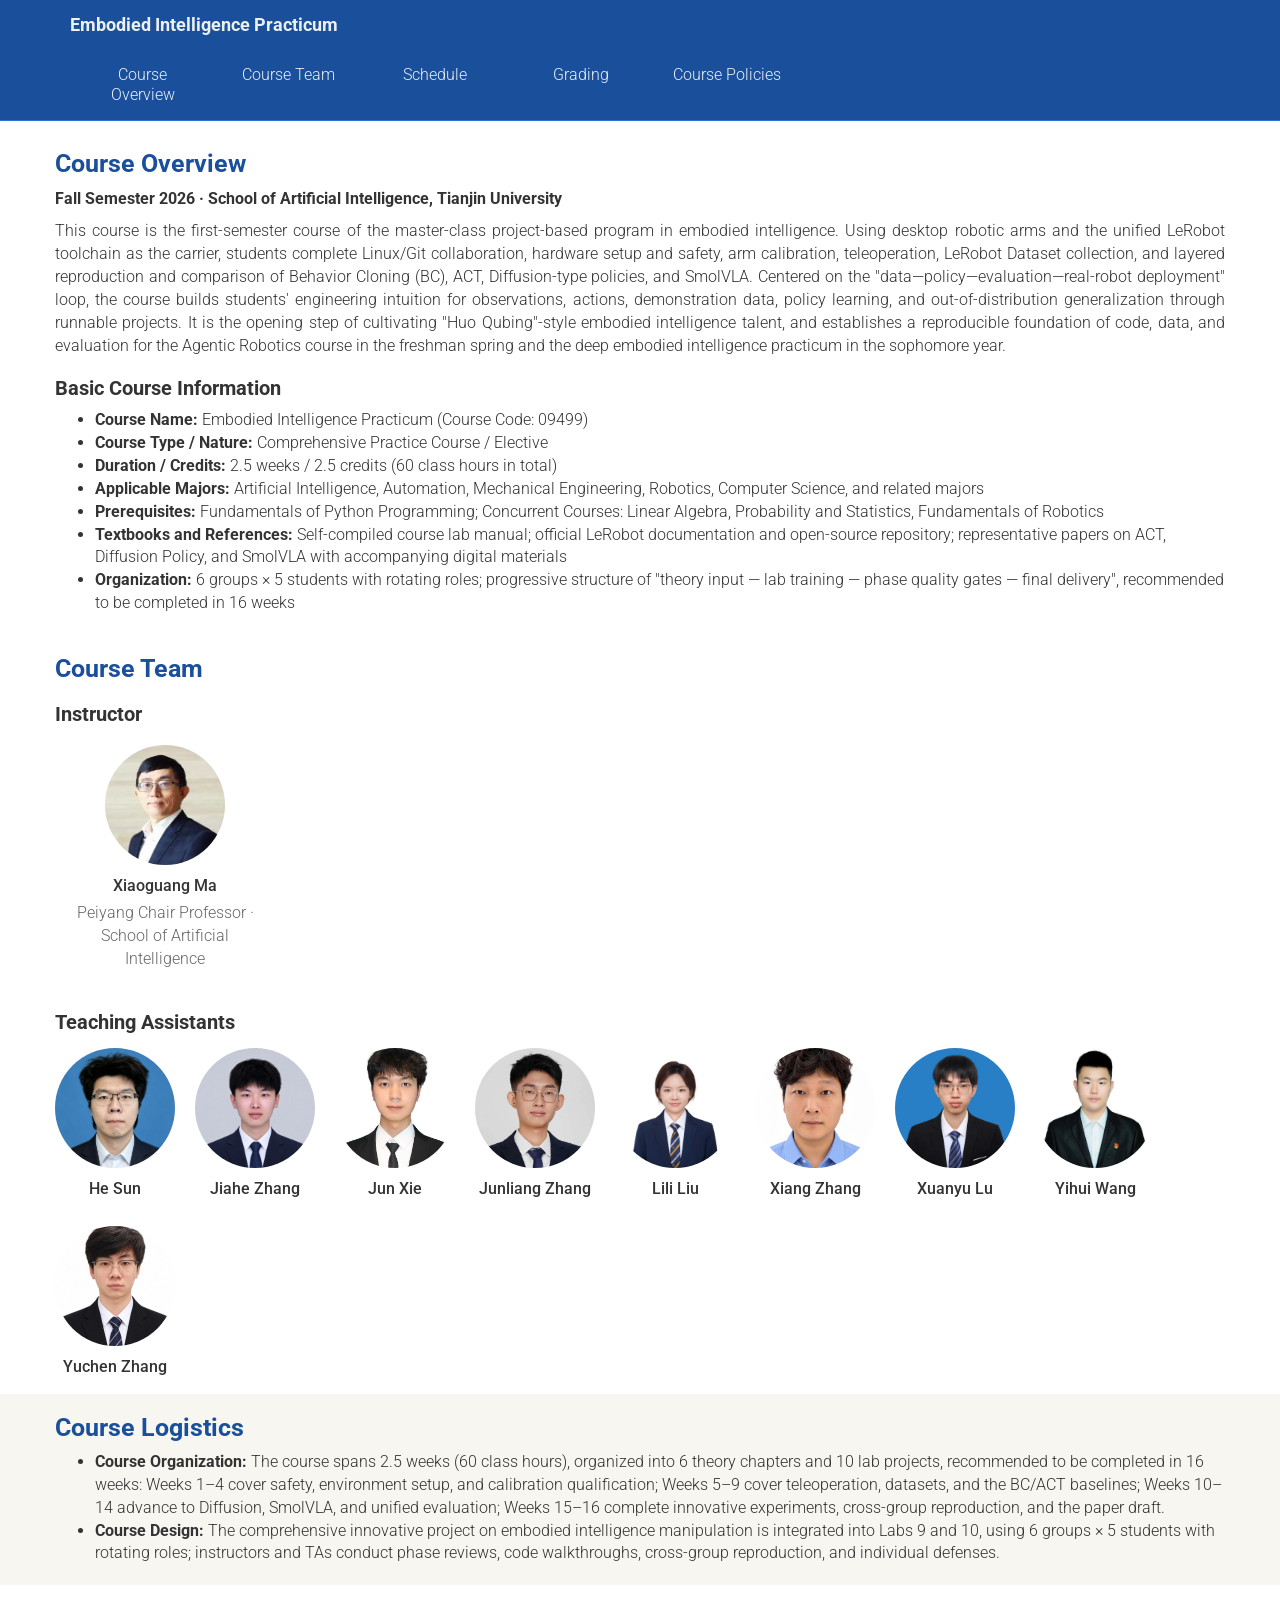
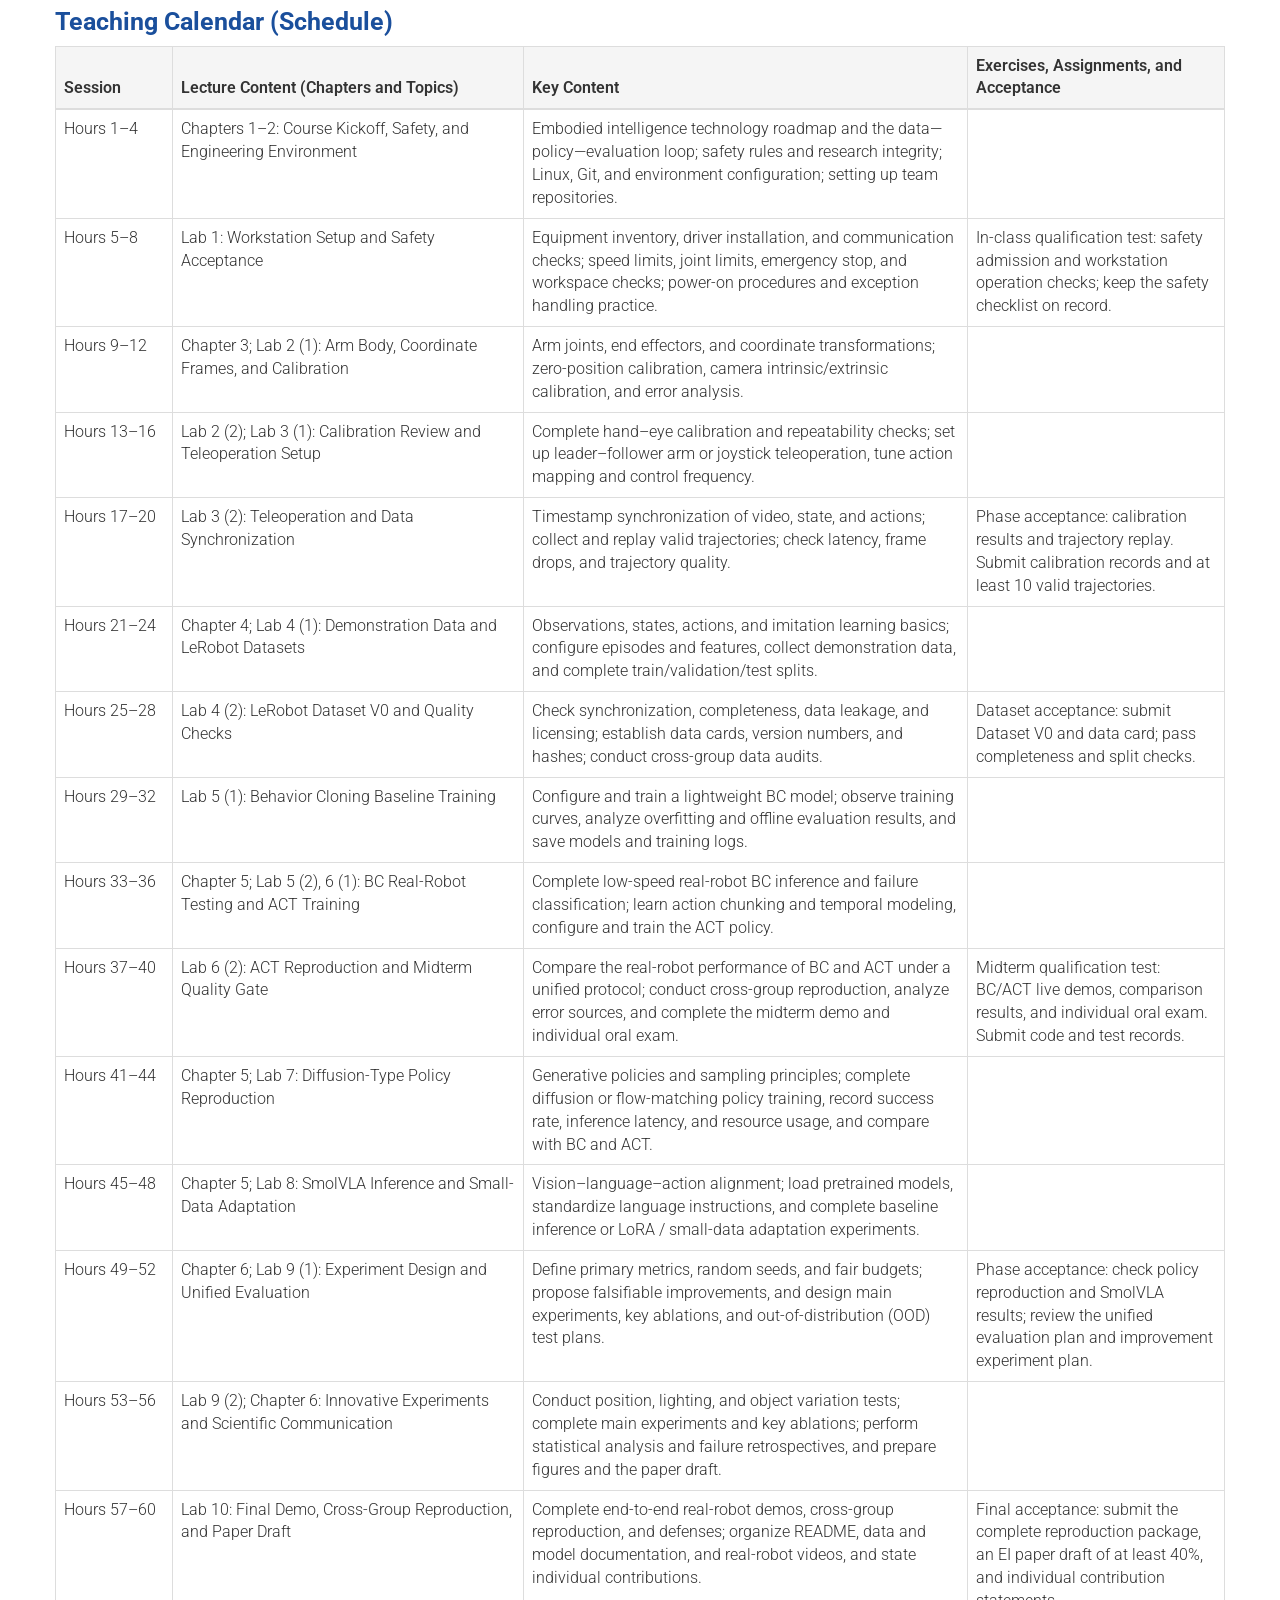
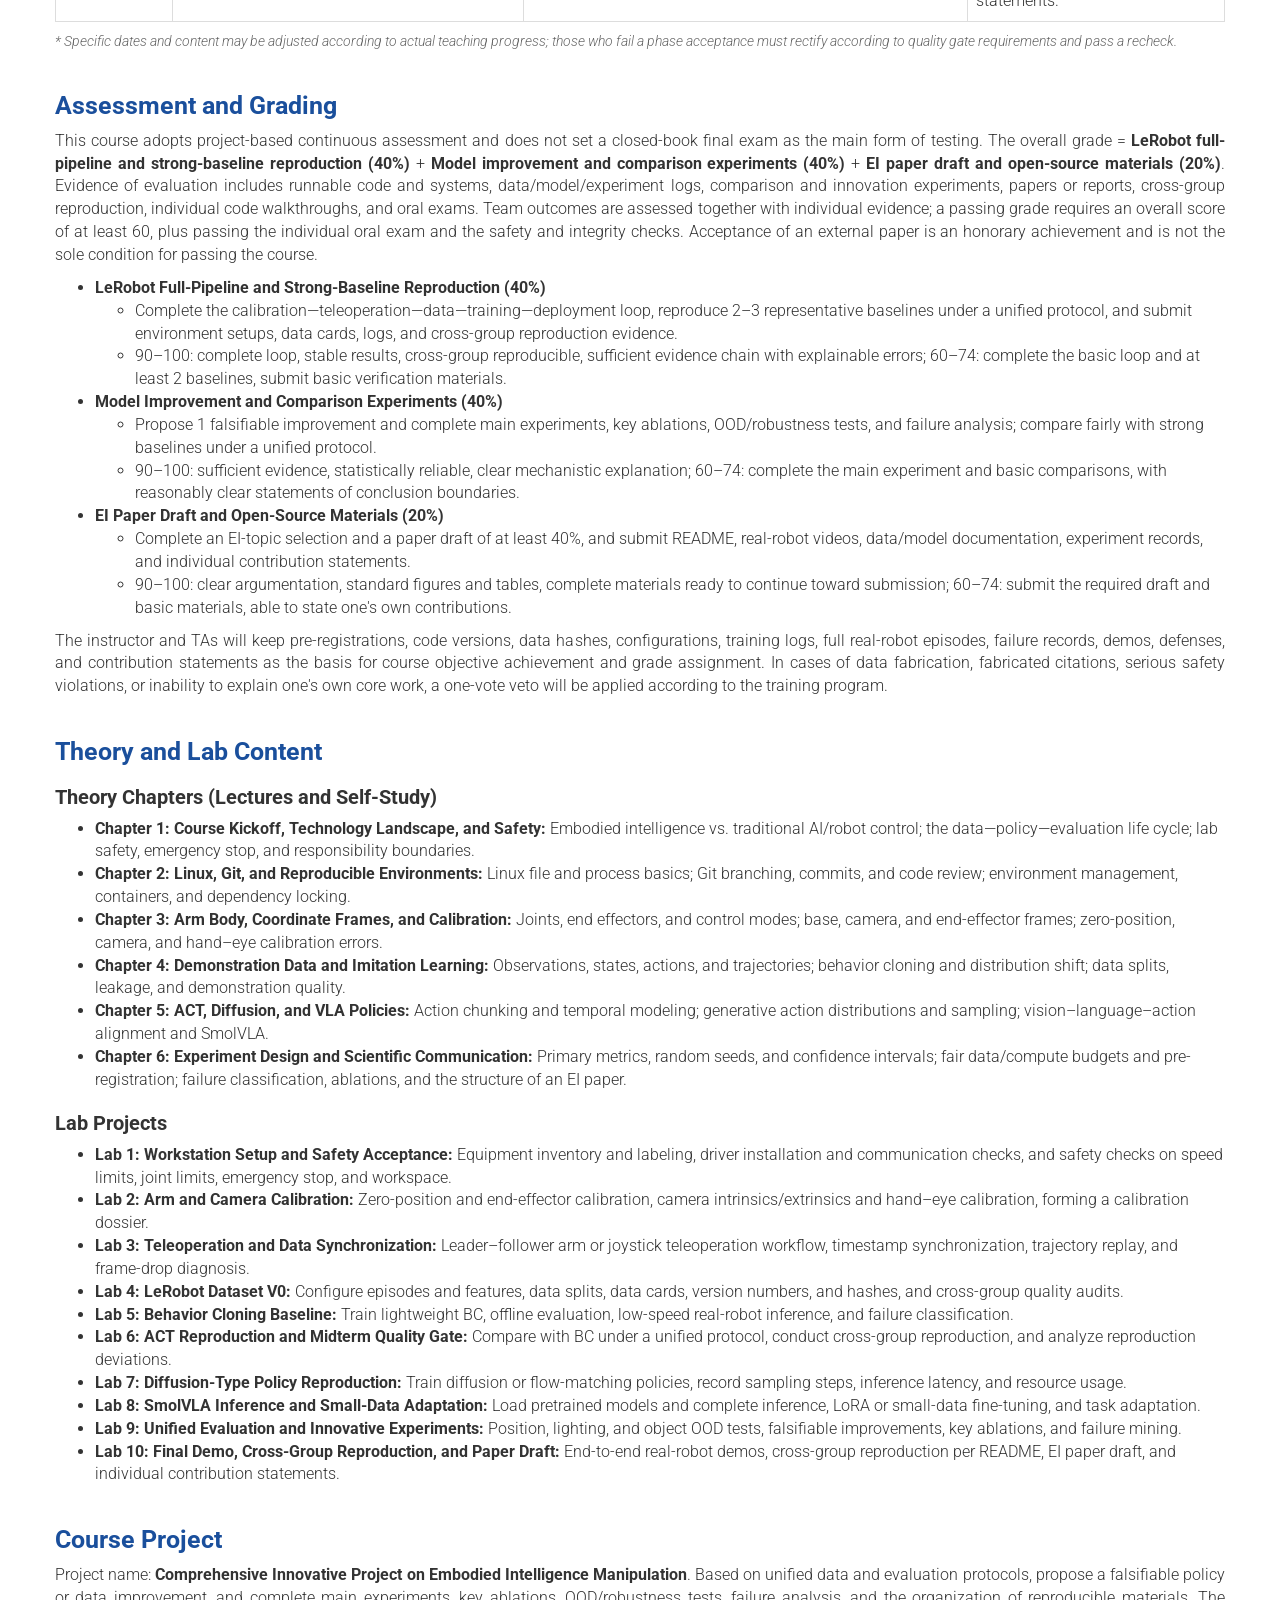
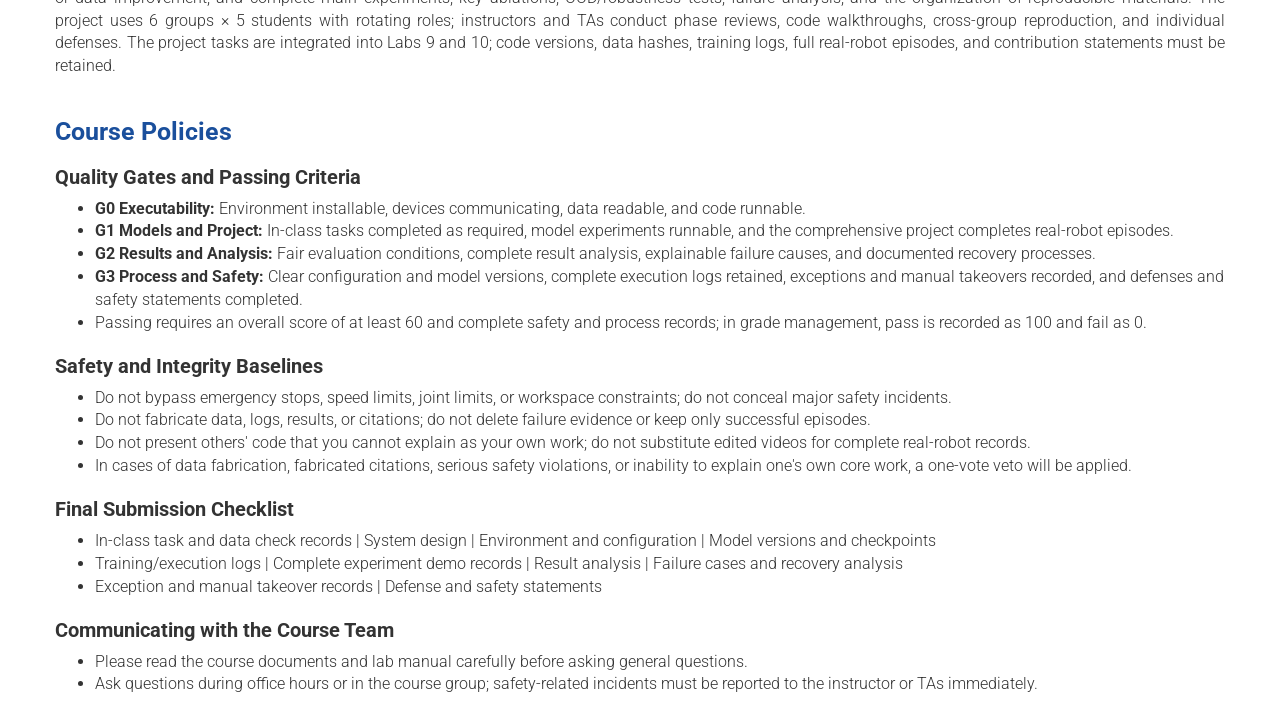
<file: index.html>
<!DOCTYPE html>
<html lang="en"><head><meta http-equiv="Content-Type" content="text/html; charset=UTF-8">
    
    <meta http-equiv="X-UA-Compatible" content="IE=edge">
    <meta name="viewport" content="width=device-width, user-scalable=no, initial-scale=1">
    <title>Embodied Intelligence Practicum | School of Artificial Intelligence, Tianjin University</title>
    <!-- bootstrap -->
    <link rel="stylesheet" href="./EI-TJU/bootstrap.min.css">
    <!-- Google fonts -->
    <link href="http://fonts.googleapis.com/css?family=Roboto:400,300" rel="stylesheet" type="text/css">
    <link rel="stylesheet" type="text/css" href="./EI-TJU/style.css">
    <link rel="stylesheet" href="./EI-TJU/font-awesome.min.css">
    <style>
      .navbar {
          margin-bottom: 0; 
      }

      .sec {
          padding: 10px 0;  
          margin-bottom: 0;  
      }

      #intro {
          margin-top: 10px;  
      }

      .course-title {
          padding: 15px 0;
          background-color: #1a4f9c;  /* 主题蓝色 */
          color: white;
          margin-bottom: 10px;  
      }

      .course-title h1 {
          margin: 0;
          font-size: 24px;
      }

      h2 {
          margin-top: 10px;
          margin-bottom: 10px;
      }

      .instructor {
          display: inline-block;                                                                                                                                                                                                                                                                                                                                      
          margin: 10px 20px;
          text-align: center;
      }

      .instructorphoto img {
          width: 120px;
          height: 120px;
          border-radius: 50%;
          object-fit: cover;
          margin-bottom: 10px;
      }

      .instructor a {
          text-decoration: none;
          color: #333;
      }

      .instructor a:hover {
          text-decoration: none;
      }

      .ca-section {
          margin-top: 30px;
      }

      .ca-list {
          display: flex;
          flex-wrap: wrap;
          gap: 20px;
          justify-content: flex-start;
          margin-top: 15px;
      }

      .ca-item {
          text-align: center;
          min-width: 120px;
      }

      .ca-name {
          font-weight: 500;
          margin-bottom: 5px;
      }

      .instructor .ca-name {
          font-size: 16px;
      }

      .instructor .ca-title {
          font-size: 16px;
      }

      .ca-title {
          color: #666;
          font-size: 14px;
      }

      .table {
    width: 100%;
    margin-bottom: 1rem;
    border-collapse: collapse;
}

.table th,
.table td {
    padding: 1rem;
    vertical-align: top;
    border: 1px solid #dee2e6;
}

.table thead th {
    vertical-align: bottom;
    background-color: #f8f9fa;
    border-bottom: 2px solid #dee2e6;
    font-weight: 600;
}

.reading-list {
    list-style-type: none;
    padding-left: 0;
    margin-bottom: 0;
}

.reading-list li {
    margin-bottom: 0.5rem;
}

.guest-lecture-cell {
    color: #0066cc;
}

.lecture-title {
    display: block;
    margin-bottom: 0.5rem;
}

.lecture-subtitle {
    display: block;
}

.table tbody tr:hover {
    background-color: #f8f9fa;
}
.deadline {
    color: #1a5fb4;  /* Muted blue */
    font-weight: normal;
    display: block;
    margin-bottom: 0.5rem;
}

.secondary-event {
    display: block;
}
      .no-class {
    background-color: #f8f9fa;
    color: #6c757d;
}

.no-class td {
    padding: 0.75rem 1rem;
}
      .presentation {
    color: #198754;  /* Bootstrap green */
}
      .footnote {
    font-size: 0.9em;
    color: #666;
    font-style: italic;
    margin-top: 0.5rem;
    margin-bottom: 1rem;
}
 .lecture-link {
    color: inherit;
    text-decoration: none;
    display: inline-flex;
    align-items: center;
    gap: 0.3rem;
}

.video-unicode {
    font-size: 0.9em;
    opacity: 0.7;
}
    </style>
  <style type="text/css">.src-service-contentScript-browser-contentScript-contentScript__toolFrame--2uksu {
  position: fixed !important;
  right: 0 !important;
  top: 0 !important;
  width: 100% !important;
  height: 100% !important;
  z-index: 2147483646 !important;
  border: none !important;
}
.src-service-contentScript-browser-contentScript-contentScript__web-clipper-loading-box--fHTwh {
  position: fixed;
  right: 0;
  top: 0;
  width: 100%;
  height: 100%;
  z-index: 2147483646;
  border: none;
}
.src-service-contentScript-browser-contentScript-contentScript__web-clipper-loading-box--fHTwh .web-clipper-loading {
  position: fixed;
  right: 10px;
  top: 10px;
  box-shadow: rgba(0, 0, 0, 0.2) 0px 0px 12px 0px;
  background: white;
  width: 324px;
  height: 150px;
  display: flex;
  align-items: center;
  justify-content: center;
}
.src-service-contentScript-browser-contentScript-contentScript__web-clipper-loading-box--fHTwh .web-clipper-loading .line {
  animation: src-service-contentScript-browser-contentScript-contentScript__expand--31ZFO 1s ease-in-out infinite;
  border-radius: 10px;
  display: inline-block;
  transform-origin: center center;
  margin: 0 3px;
  width: 1px;
  height: 25px;
}
.src-service-contentScript-browser-contentScript-contentScript__web-clipper-loading-box--fHTwh .web-clipper-loading .line:nth-child(1) {
  background: #27ae60;
}
.src-service-contentScript-browser-contentScript-contentScript__web-clipper-loading-box--fHTwh .web-clipper-loading .line:nth-child(2) {
  animation-delay: 180ms;
  background: #f1c40f;
}
.src-service-contentScript-browser-contentScript-contentScript__web-clipper-loading-box--fHTwh .web-clipper-loading .line:nth-child(3) {
  animation-delay: 360ms;
  background: #e67e22;
}
.src-service-contentScript-browser-contentScript-contentScript__web-clipper-loading-box--fHTwh .web-clipper-loading .line:nth-child(4) {
  animation-delay: 540ms;
  background: #2980b9;
}
@keyframes src-service-contentScript-browser-contentScript-contentScript__expand--31ZFO {
  0% {
    transform: scale(1);
  }
  25% {
    transform: scale(2);
  }
}
</style><style type="text/css">#index_crossLine__2WHMH {
  position: fixed;
  height: 100%;
  width: 100%;
  z-index: 2147483645;
}
#index_crossLine__2WHMH::before {
  border: none;
  content: '';
  height: 100%;
  position: absolute;
  width: 100%;
  z-index: 2147483645;
  border-right: 1px solid blue;
  border-bottom: 1px solid blue;
  left: -100%;
  top: -100%;
}
#index_crossLine__2WHMH::after {
  border: none;
  content: '';
  height: 100%;
  position: absolute;
  width: 100%;
  z-index: 2147483645;
  border-top: 1px solid blue;
  border-left: 1px solid blue;
  left: 0;
  top: 0;
}
#index_selectArea__2G3Z3 {
  border: 1px solid blue;
  position: fixed;
  z-index: 2147483645;
}
</style><style type="text/css">.index_highlightSelector__-qiHd {
  background-color: #fafafa !important;
  outline: 3px dashed #1976d2 !important;
  opacity: 0.8 !important;
  cursor: pointer !important;
  transition: opacity 0.5s ease !important;
}
</style></head>
  <body>
    <nav class="navbar navbar-default navbar-fixed-top">
      <div class="container">
        <div class="navbar-header">
          <a class="navbar-brand brand" href="#intro">Embodied Intelligence Practicum</a>
          <button type="button" class="navbar-toggle collapsed" data-toggle="collapse" data-target="#bs-example-navbar-collapse-1" aria-expanded="false">
            <span class="icon-bar"></span>
            <span class="icon-bar"></span>
            <span class="icon-bar"></span>
          </button>
        </div>

        <div class="collapse navbar-collapse" id="bs-example-navbar-collapse-1">
          <ul class="nav navbar-nav">
            <li><a href="#intro">Course Overview</a></li>
            <li><a href="#people">Course Team</a></li>
            <li><a href="#schedule">Schedule</a></li>
            <li><a href="#grading">Grading</a></li>
            <li><a href="#policies">Course Policies</a></li>
          </ul>
        </div>
      </div>
    </nav>
    

    <div class="container sec" id="intro" style="margin-top: 60px;">
        <h2>Course Overview</h2>
        <p><strong>Fall Semester 2026 · School of Artificial Intelligence, Tianjin University</strong></p>
        <p>
        This course is the first-semester course of the master-class project-based program in embodied intelligence.
        Using desktop robotic arms and the unified LeRobot toolchain as the carrier, students complete
        Linux/Git collaboration, hardware setup and safety, arm calibration, teleoperation, LeRobot Dataset collection,
        and layered reproduction and comparison of Behavior Cloning (BC), ACT, Diffusion-type policies, and SmolVLA.
        Centered on the "data—policy—evaluation—real-robot deployment" loop, the course builds students' engineering intuition
        for observations, actions, demonstration data, policy learning, and out-of-distribution generalization through runnable projects.
        It is the opening step of cultivating "Huo Qubing"-style embodied intelligence talent, and establishes a reproducible
        foundation of code, data, and evaluation for the Agentic Robotics course in the freshman spring and the deep embodied
        intelligence practicum in the sophomore year.
        </p>
        <h3>Basic Course Information</h3>
        <ul>
          <li><b>Course Name:</b> Embodied Intelligence Practicum (Course Code: 09499)</li>
          <li><b>Course Type / Nature:</b> Comprehensive Practice Course / Elective</li>
          <li><b>Duration / Credits:</b> 2.5 weeks / 2.5 credits (60 class hours in total)</li>
          <li><b>Applicable Majors:</b> Artificial Intelligence, Automation, Mechanical Engineering, Robotics, Computer Science, and related majors</li>
          <li><b>Prerequisites:</b> Fundamentals of Python Programming; Concurrent Courses: Linear Algebra, Probability and Statistics, Fundamentals of Robotics</li>
          <li><b>Textbooks and References:</b> Self-compiled course lab manual; official LeRobot documentation and open-source repository; representative papers on ACT, Diffusion Policy, and SmolVLA with accompanying digital materials</li>
          <li><b>Organization:</b> 6 groups × 5 students with rotating roles; progressive structure of "theory input — lab training — phase quality gates — final delivery", recommended to be completed in 16 weeks</li>
        </ul>
      </div>

      <div class="container sec" id="people">
        <div class="col">
          <h2>Course Team</h2>

          <h3>Instructor</h3>
          <!-- TODO: 教师照片与个人主页链接后续提供 -->
          <div class="instructor">
            <a href="#">
              <div class="instructorphoto">
                <img src="./Image/ma_xiaoguang.png" alt="Xiaoguang Ma">
              </div>
              <div class="ca-name">Xiaoguang Ma</div>
            </a>
            <div class="ca-title">Peiyang Chair Professor · School of Artificial Intelligence</div>
          </div>

          <div class="ca-section">
            <h3>Teaching Assistants</h3>
            <div class="ca-list">
              <div class="ca-item">
                <div class="instructorphoto">
                  <img src="./Image/sun_he.jpg" alt="He Sun">
                </div>
                <div class="ca-name">He Sun</div>
              </div>
              <div class="ca-item">
                <div class="instructorphoto">
                  <img src="./Image/zhang_jiahe.jpg" alt="Jiahe Zhang">
                </div>
                <div class="ca-name">Jiahe Zhang</div>
              </div>
              <div class="ca-item">
                <div class="instructorphoto">
                  <img src="./Image/xie_jun.jpg" alt="Jun Xie">
                </div>
                <div class="ca-name">Jun Xie</div>
              </div>
              <div class="ca-item">
                <div class="instructorphoto">
                  <img src="./Image/zhang_junliang.jpg" alt="Junliang Zhang">
                </div>
                <div class="ca-name">Junliang Zhang</div>
              </div>
              <div class="ca-item">
                <div class="instructorphoto">
                  <img src="./Image/liu_lili.jpg" alt="Lili Liu">
                </div>
                <div class="ca-name">Lili Liu</div>
              </div>
              <div class="ca-item">
                <div class="instructorphoto">
                  <img src="./Image/zhang_xiang.jpg" alt="Xiang Zhang">
                </div>
                <div class="ca-name">Xiang Zhang</div>
              </div>
              <div class="ca-item">
                <div class="instructorphoto">
                  <img src="./Image/lu_xuanyu.jpg" alt="Xuanyu Lu">
                </div>
                <div class="ca-name">Xuanyu Lu</div>
              </div>
              <div class="ca-item">
                <div class="instructorphoto">
                  <img src="./Image/wang_yihui.jpg" alt="Yihui Wang">
                </div>
                <div class="ca-name">Yihui Wang</div>
              </div>
              <div class="ca-item">
                <div class="instructorphoto">
                  <img src="./Image/zhang_yuchen.jpg" alt="Yuchen Zhang">
                </div>
                <div class="ca-name">Yuchen Zhang</div>
              </div>
            </div>
          </div>
        </div>
        </div>
        <!-- 教学安排 -->
        <div class="sechighlight">
          <div class="container sec" id="logistics">
            <h2>Course Logistics</h2>
            <ul>
              <li>
                <b>Course Organization:</b> The course spans 2.5 weeks (60 class hours), organized into 6 theory chapters and 10 lab projects, recommended to be completed in 16 weeks:
                Weeks 1–4 cover safety, environment setup, and calibration qualification; Weeks 5–9 cover teleoperation, datasets, and the BC/ACT baselines;
                Weeks 10–14 advance to Diffusion, SmolVLA, and unified evaluation; Weeks 15–16 complete innovative experiments, cross-group reproduction, and the paper draft.
              </li>
              <li>
                <b>Course Design:</b> The comprehensive innovative project on embodied intelligence manipulation is integrated into Labs 9 and 10,
                using 6 groups × 5 students with rotating roles; instructors and TAs conduct phase reviews, code walkthroughs, cross-group reproduction, and individual defenses.
              </li>
            </ul>
          </div>
        </div>
        <div class="container sec" id="schedule" style="margin-top:-20px">
          <br>
          <h2>Teaching Calendar (Schedule)</h2>

          <div class="table-responsive">
              <table class="table table-bordered">
<thead>
              <tr class="active">
                <th style="width: 10%">Session</th>
                <th style="width: 30%">Lecture Content (Chapters and Topics)</th>
                <th style="width: 38%">Key Content</th>
                <th style="width: 22%">Exercises, Assignments, and Acceptance</th>
              </tr>
            </thead>
            <tbody>
              <tr>
                <td>Hours 1–4</td>
                <td>Chapters 1–2: Course Kickoff, Safety, and Engineering Environment</td>
                <td>Embodied intelligence technology roadmap and the data—policy—evaluation loop; safety rules and research integrity; Linux, Git, and environment configuration; setting up team repositories.</td>
                <td></td>
              </tr>
              <tr>
                <td>Hours 5–8</td>
                <td>Lab 1: Workstation Setup and Safety Acceptance</td>
                <td>Equipment inventory, driver installation, and communication checks; speed limits, joint limits, emergency stop, and workspace checks; power-on procedures and exception handling practice.</td>
                <td><span class="secondary-event">In-class qualification test: safety admission and workstation operation checks; keep the safety checklist on record.</span></td>
              </tr>
              <tr>
                <td>Hours 9–12</td>
                <td>Chapter 3; Lab 2 (1): Arm Body, Coordinate Frames, and Calibration</td>
                <td>Arm joints, end effectors, and coordinate transformations; zero-position calibration, camera intrinsic/extrinsic calibration, and error analysis.</td>
                <td></td>
              </tr>
              <tr>
                <td>Hours 13–16</td>
                <td>Lab 2 (2); Lab 3 (1): Calibration Review and Teleoperation Setup</td>
                <td>Complete hand–eye calibration and repeatability checks; set up leader–follower arm or joystick teleoperation, tune action mapping and control frequency.</td>
                <td></td>
              </tr>
              <tr>
                <td>Hours 17–20</td>
                <td>Lab 3 (2): Teleoperation and Data Synchronization</td>
                <td>Timestamp synchronization of video, state, and actions; collect and replay valid trajectories; check latency, frame drops, and trajectory quality.</td>
                <td><span class="secondary-event">Phase acceptance: calibration results and trajectory replay. Submit calibration records and at least 10 valid trajectories.</span></td>
              </tr>
              <tr>
                <td>Hours 21–24</td>
                <td>Chapter 4; Lab 4 (1): Demonstration Data and LeRobot Datasets</td>
                <td>Observations, states, actions, and imitation learning basics; configure episodes and features, collect demonstration data, and complete train/validation/test splits.</td>
                <td></td>
              </tr>
              <tr>
                <td>Hours 25–28</td>
                <td>Lab 4 (2): LeRobot Dataset V0 and Quality Checks</td>
                <td>Check synchronization, completeness, data leakage, and licensing; establish data cards, version numbers, and hashes; conduct cross-group data audits.</td>
                <td><span class="secondary-event">Dataset acceptance: submit Dataset V0 and data card; pass completeness and split checks.</span></td>
              </tr>
              <tr>
                <td>Hours 29–32</td>
                <td>Lab 5 (1): Behavior Cloning Baseline Training</td>
                <td>Configure and train a lightweight BC model; observe training curves, analyze overfitting and offline evaluation results, and save models and training logs.</td>
                <td></td>
              </tr>
              <tr>
                <td>Hours 33–36</td>
                <td>Chapter 5; Lab 5 (2), 6 (1): BC Real-Robot Testing and ACT Training</td>
                <td>Complete low-speed real-robot BC inference and failure classification; learn action chunking and temporal modeling, configure and train the ACT policy.</td>
                <td></td>
              </tr>
              <tr>
                <td>Hours 37–40</td>
                <td>Lab 6 (2): ACT Reproduction and Midterm Quality Gate</td>
                <td>Compare the real-robot performance of BC and ACT under a unified protocol; conduct cross-group reproduction, analyze error sources, and complete the midterm demo and individual oral exam.</td>
                <td><span class="secondary-event">Midterm qualification test: BC/ACT live demos, comparison results, and individual oral exam. Submit code and test records.</span></td>
              </tr>
              <tr>
                <td>Hours 41–44</td>
                <td>Chapter 5; Lab 7: Diffusion-Type Policy Reproduction</td>
                <td>Generative policies and sampling principles; complete diffusion or flow-matching policy training, record success rate, inference latency, and resource usage, and compare with BC and ACT.</td>
                <td></td>
              </tr>
              <tr>
                <td>Hours 45–48</td>
                <td>Chapter 5; Lab 8: SmolVLA Inference and Small-Data Adaptation</td>
                <td>Vision–language–action alignment; load pretrained models, standardize language instructions, and complete baseline inference or LoRA / small-data adaptation experiments.</td>
                <td></td>
              </tr>
              <tr>
                <td>Hours 49–52</td>
                <td>Chapter 6; Lab 9 (1): Experiment Design and Unified Evaluation</td>
                <td>Define primary metrics, random seeds, and fair budgets; propose falsifiable improvements, and design main experiments, key ablations, and out-of-distribution (OOD) test plans.</td>
                <td><span class="secondary-event">Phase acceptance: check policy reproduction and SmolVLA results; review the unified evaluation plan and improvement experiment plan.</span></td>
              </tr>
              <tr>
                <td>Hours 53–56</td>
                <td>Lab 9 (2); Chapter 6: Innovative Experiments and Scientific Communication</td>
                <td>Conduct position, lighting, and object variation tests; complete main experiments and key ablations; perform statistical analysis and failure retrospectives, and prepare figures and the paper draft.</td>
                <td></td>
              </tr>
              <tr>
                <td>Hours 57–60</td>
                <td>Lab 10: Final Demo, Cross-Group Reproduction, and Paper Draft</td>
                <td>Complete end-to-end real-robot demos, cross-group reproduction, and defenses; organize README, data and model documentation, and real-robot videos, and state individual contributions.</td>
                <td><span class="secondary-event">Final acceptance: submit the complete reproduction package, an EI paper draft of at least 40%, and individual contribution statements.</span></td>
              </tr>
            </tbody>
          </table>
          <div class="footnote">* Specific dates and content may be adjusted according to actual teaching progress; those who fail a phase acceptance must rectify according to quality gate requirements and pass a recheck.</div>

        </div>
      </div>
    
    <script src="https://ajax.googleapis.com/ajax/libs/jquery/1.11.1/jquery.min.js"></script>
    <script src="./EI-TJU/bootstrap.min.js"></script>
    
    <div class="container sec" id="grading">
      <h2>Assessment and Grading</h2>
      <p>
        This course adopts project-based continuous assessment and does not set a closed-book final exam as the main form of testing.
        The overall grade = <b>LeRobot full-pipeline and strong-baseline reproduction (40%)</b> + <b>Model improvement and comparison experiments (40%)</b> + <b>EI paper draft and open-source materials (20%)</b>.
        Evidence of evaluation includes runnable code and systems, data/model/experiment logs, comparison and innovation experiments, papers or reports, cross-group reproduction, individual code walkthroughs, and oral exams.
        Team outcomes are assessed together with individual evidence; a passing grade requires an overall score of at least 60, plus passing the individual oral exam and the safety and integrity checks.
        Acceptance of an external paper is an honorary achievement and is not the sole condition for passing the course.
      </p>
      <ul>
        <li><b>LeRobot Full-Pipeline and Strong-Baseline Reproduction (40%)</b>
          <ul>
            <li>Complete the calibration—teleoperation—data—training—deployment loop, reproduce 2–3 representative baselines under a unified protocol, and submit environment setups, data cards, logs, and cross-group reproduction evidence.</li>
            <li>90–100: complete loop, stable results, cross-group reproducible, sufficient evidence chain with explainable errors; 60–74: complete the basic loop and at least 2 baselines, submit basic verification materials.</li>
          </ul>
        </li>
        <li><b>Model Improvement and Comparison Experiments (40%)</b>
          <ul>
            <li>Propose 1 falsifiable improvement and complete main experiments, key ablations, OOD/robustness tests, and failure analysis; compare fairly with strong baselines under a unified protocol.</li>
            <li>90–100: sufficient evidence, statistically reliable, clear mechanistic explanation; 60–74: complete the main experiment and basic comparisons, with reasonably clear statements of conclusion boundaries.</li>
          </ul>
        </li>
        <li><b>EI Paper Draft and Open-Source Materials (20%)</b>
          <ul>
            <li>Complete an EI-topic selection and a paper draft of at least 40%, and submit README, real-robot videos, data/model documentation, experiment records, and individual contribution statements.</li>
            <li>90–100: clear argumentation, standard figures and tables, complete materials ready to continue toward submission; 60–74: submit the required draft and basic materials, able to state one's own contributions.</li>
          </ul>
        </li>
      </ul>
      <p>
        The instructor and TAs will keep pre-registrations, code versions, data hashes, configurations, training logs, full real-robot episodes, failure records, demos, defenses, and contribution statements
        as the basis for course objective achievement and grade assignment. In cases of data fabrication, fabricated citations, serious safety violations, or inability to explain one's own core work, a one-vote veto will be applied according to the training program.
      </p>
    </div>
    
    


    <div class="container sec" id="content">
      <h2>Theory and Lab Content</h2>
      <h3>Theory Chapters (Lectures and Self-Study)</h3>
      <ul>
        <li><b>Chapter 1: Course Kickoff, Technology Landscape, and Safety:</b> Embodied intelligence vs. traditional AI/robot control; the data—policy—evaluation life cycle; lab safety, emergency stop, and responsibility boundaries.</li>
        <li><b>Chapter 2: Linux, Git, and Reproducible Environments:</b> Linux file and process basics; Git branching, commits, and code review; environment management, containers, and dependency locking.</li>
        <li><b>Chapter 3: Arm Body, Coordinate Frames, and Calibration:</b> Joints, end effectors, and control modes; base, camera, and end-effector frames; zero-position, camera, and hand–eye calibration errors.</li>
        <li><b>Chapter 4: Demonstration Data and Imitation Learning:</b> Observations, states, actions, and trajectories; behavior cloning and distribution shift; data splits, leakage, and demonstration quality.</li>
        <li><b>Chapter 5: ACT, Diffusion, and VLA Policies:</b> Action chunking and temporal modeling; generative action distributions and sampling; vision–language–action alignment and SmolVLA.</li>
        <li><b>Chapter 6: Experiment Design and Scientific Communication:</b> Primary metrics, random seeds, and confidence intervals; fair data/compute budgets and pre-registration; failure classification, ablations, and the structure of an EI paper.</li>
      </ul>
      <h3>Lab Projects</h3>
      <ul>
        <li><b>Lab 1: Workstation Setup and Safety Acceptance:</b> Equipment inventory and labeling, driver installation and communication checks, and safety checks on speed limits, joint limits, emergency stop, and workspace.</li>
        <li><b>Lab 2: Arm and Camera Calibration:</b> Zero-position and end-effector calibration, camera intrinsics/extrinsics and hand–eye calibration, forming a calibration dossier.</li>
        <li><b>Lab 3: Teleoperation and Data Synchronization:</b> Leader–follower arm or joystick teleoperation workflow, timestamp synchronization, trajectory replay, and frame-drop diagnosis.</li>
        <li><b>Lab 4: LeRobot Dataset V0:</b> Configure episodes and features, data splits, data cards, version numbers, and hashes, and cross-group quality audits.</li>
        <li><b>Lab 5: Behavior Cloning Baseline:</b> Train lightweight BC, offline evaluation, low-speed real-robot inference, and failure classification.</li>
        <li><b>Lab 6: ACT Reproduction and Midterm Quality Gate:</b> Compare with BC under a unified protocol, conduct cross-group reproduction, and analyze reproduction deviations.</li>
        <li><b>Lab 7: Diffusion-Type Policy Reproduction:</b> Train diffusion or flow-matching policies, record sampling steps, inference latency, and resource usage.</li>
        <li><b>Lab 8: SmolVLA Inference and Small-Data Adaptation:</b> Load pretrained models and complete inference, LoRA or small-data fine-tuning, and task adaptation.</li>
        <li><b>Lab 9: Unified Evaluation and Innovative Experiments:</b> Position, lighting, and object OOD tests, falsifiable improvements, key ablations, and failure mining.</li>
        <li><b>Lab 10: Final Demo, Cross-Group Reproduction, and Paper Draft:</b> End-to-end real-robot demos, cross-group reproduction per README, EI paper draft, and individual contribution statements.</li>
      </ul>
    </div>

    <div class="container sec" id="projects">
      <h2>Course Project</h2>
      <p>
        Project name: <b>Comprehensive Innovative Project on Embodied Intelligence Manipulation</b>. Based on unified data and evaluation protocols, propose a falsifiable policy or data improvement,
        and complete main experiments, key ablations, OOD/robustness tests, failure analysis, and the organization of reproducible materials.
        The project uses 6 groups × 5 students with rotating roles; instructors and TAs conduct phase reviews, code walkthroughs, cross-group reproduction, and individual defenses.
        The project tasks are integrated into Labs 9 and 10; code versions, data hashes, training logs, full real-robot episodes, and contribution statements must be retained.
      </p>
    </div>

    <div class="container sec" id="policies">
      <h2>Course Policies</h2>

      <h3>Quality Gates and Passing Criteria</h3>
      <ul>
        <li><b>G0 Executability:</b> Environment installable, devices communicating, data readable, and code runnable.</li>
        <li><b>G1 Models and Project:</b> In-class tasks completed as required, model experiments runnable, and the comprehensive project completes real-robot episodes.</li>
        <li><b>G2 Results and Analysis:</b> Fair evaluation conditions, complete result analysis, explainable failure causes, and documented recovery processes.</li>
        <li><b>G3 Process and Safety:</b> Clear configuration and model versions, complete execution logs retained, exceptions and manual takeovers recorded, and defenses and safety statements completed.</li>
        <li>Passing requires an overall score of at least 60 and complete safety and process records; in grade management, pass is recorded as 100 and fail as 0.</li>
      </ul>

      <h3>Safety and Integrity Baselines</h3>
      <ul>
        <li>Do not bypass emergency stops, speed limits, joint limits, or workspace constraints; do not conceal major safety incidents.</li>
        <li>Do not fabricate data, logs, results, or citations; do not delete failure evidence or keep only successful episodes.</li>
        <li>Do not present others' code that you cannot explain as your own work; do not substitute edited videos for complete real-robot records.</li>
        <li>In cases of data fabrication, fabricated citations, serious safety violations, or inability to explain one's own core work, a one-vote veto will be applied.</li>
      </ul>

      <h3>Final Submission Checklist</h3>
      <ul>
        <li>In-class task and data check records | System design | Environment and configuration | Model versions and checkpoints</li>
        <li>Training/execution logs | Complete experiment demo records | Result analysis | Failure cases and recovery analysis</li>
        <li>Exception and manual takeover records | Defense and safety statements</li>
      </ul>

      <h3>Communicating with the Course Team</h3>
      <ul>
        <li>Please read the course documents and lab manual carefully before asking general questions.</li>
        <li>Ask questions during office hours or in the course group; safety-related incidents must be reported to the instructor or TAs immediately.</li>
      </ul>

  


  


  
</div></body></html>
</file>
<file: EI-TJU/style.css>
body {
  font-family: 'Roboto', sans-serif;
  font-weight: 300;
  font-size: 16px;
  padding-top: 70px;
}
p {
  text-align: justify;
}
#header {
  margin-top: 20px;
  margin-bottom: 20px;
}
h1 {
  font-size: 30px;
  font-weight: 300;
  text-align: center;
}
h2 {
  font-size: 25px;
  /* font-weight: 300; */
  font-weight: bold;
  color: #1a4f9c;
}
h3 {
  font-size: 20px;
  font-weight: bold;
}
.lhead {
  font-weight: normal;
  margin-top: 5px;
}
.litem {
  margin-top: 5px;
}
#footer {
  height: 100px;
  padding-top: 50px;
  text-align: center;
  position: relative;
}
.instructorphoto img {
  width: 140px;
  height: 140px;
  object-fit: cover;
  border-radius: 100px;
  margin-bottom: 10px;
}
.logo-left {
  height:60px;
  float: left;
  margin-left: 50px;
}
.logo-right {
  height:60px;
  float: right;
  margin-right: 50px;
}
.instructor {
  display: inline-block;
  width: 180px;
  text-align: center;
  margin-right: 20px;
  margin-bottom: 5px;
  font-size: 14px;
}
.sec {
  margin-bottom: 10px;
  padding-top: 10px;
  padding-bottom: 10px;
}
.sechighlight {
  background-color: #f7f6f1;
}
.tt {
  color: #060;
  display: inline-block;
}
#inputlayer {
  width: 65px;
}
.layer {
  width: 35px;
  display: inline-block;
  vertical-align: middle;
  margin-left: 10px;
  margin-bottom: 5px;
}
.actmap {
  display: block;
  border: 2px solid #FFF;
}
#convnetvis {
  text-align: center;
}
.pp {
  color: white;
  text-align: left;
  padding: 5px;
  height: 32px;
  margin: 2px;
  background-color: rgb(85,187,85);
  overflow: visible !important;
}
#convask {
  position: absolute;
  top: 360px;
  right: 16px;
  color: white;
  font-size: 25px;
  cursor: pointer;
}
#explain {
  display: none;
  background-color: #FF9;
  border-radius: 10px;
  margin: 10px;
  padding: 10px;
}
.qq {
  color: #060;
}
.qa {
  font-style: italic;
}
.qqa {
  margin-bottom: 20px;
}
.spanh {
  font-weight: normal;
}
#coursedesc {
  text-align: justify;
}
#classicons {
  position: absolute;
  bottom: 20px;
  right: 20px;
}
.bold { font-weight: bold; }
.red { color: #1a4f9c; }
/* Navbar color / spacing */
.navbar-default {
  background-color: #1a4f9c;
  border-color: #2e6fd8;
  text-align: center;
}
.navbar-default .navbar-brand {
  color: #ecf0f1;
  font-weight: bold;
}
.navbar-default .navbar-brand:hover,
.navbar-default .navbar-brand:focus {
  color: #bcd4f5;
}
.navbar-default .navbar-text {
  color: #ecf0f1;
}
.navbar-default .navbar-collapse > ul {
  width: 80%;
}
.navbar-default .navbar-collapse > ul > li {
  width: 16%;
}
.navbar-default .navbar-nav > li > a {
  color: #ecf0f1;
}
.navbar-default .navbar-nav > li > a:hover,
.navbar-default .navbar-nav > li > a:focus {
  color: #bcd4f5;
}
.navbar-default .navbar-nav > .active > a,
.navbar-default .navbar-nav > .active > a:hover,
.navbar-default .navbar-nav > .active > a:focus {
  color: #bcd4f5;
  background-color: #2e6fd8;
}
.navbar-default .navbar-nav > .open > a,
.navbar-default .navbar-nav > .open > a:hover,
.navbar-default .navbar-nav > .open > a:focus {
  color: #bcd4f5;
  background-color: #2e6fd8;
}
.navbar-default .navbar-toggle {
  border-color: #2e6fd8;
}
.navbar-default .navbar-toggle:hover,
.navbar-default .navbar-toggle:focus {
  background-color: #2e6fd8;
}
.navbar-default .navbar-toggle .icon-bar {
  background-color: #ecf0f1;
}
.navbar-default .navbar-collapse,
.navbar-default .navbar-form {
  border-color: #ecf0f1;
}
.navbar-default .navbar-link {
  color: #ecf0f1;
}
.navbar-default .navbar-link:hover {
  color: #bcd4f5;
}
/* Handle formatting on mobile */
@media (max-width: 767px) {
  .navbar-default .navbar-collapse > ul > li {
    width: 100%;
    text-align: left;
  }
  /* Force table to not be like tables anymore */
  table, thead, tbody, th, td, tr {
    display: block;
  }
  /* Hide table headers (but not display: none;, for accessibility) */
  thead tr {
    position: absolute;
    top: -9999px;
    left: -9999px;
  }
  /* Make each row look like a card */
  table tr {
    margin-bottom: 20px;
    border-bottom: 2px solid #ddd;
    box-shadow: 2px 2px 1px #dadada;
  }
  tr { border: 1px solid #ccc; }
  /* Behave  like a "row" */
  td {
    border: none;
    border-bottom: 1px solid #eee;
    position: relative;
    padding-left: 50%;
  }
  /* Position table header as data labels */
  td:before {
    top: 6px;
    left: 6px;
    width: 45%;
    padding-right: 10px;
    white-space: nowrap;
  }
  /* Label the data */
  #schedule td:nth-of-type(1) { font-weight: 500; }
  #schedule td:nth-of-type(1):before {
    content: "Date:";
    font-weight: 300;
  }
  #schedule td:nth-of-type(2) { font-weight: 500; }
  #schedule td:nth-of-type(2):before {
    content: "Description:";
    font-weight: 300;
  }
  #schedule td:nth-of-type(4):before { content: "Events:"; }
  #schedule td:nth-of-type(5):before { content: "Deadlines:"; }
}
</file>
